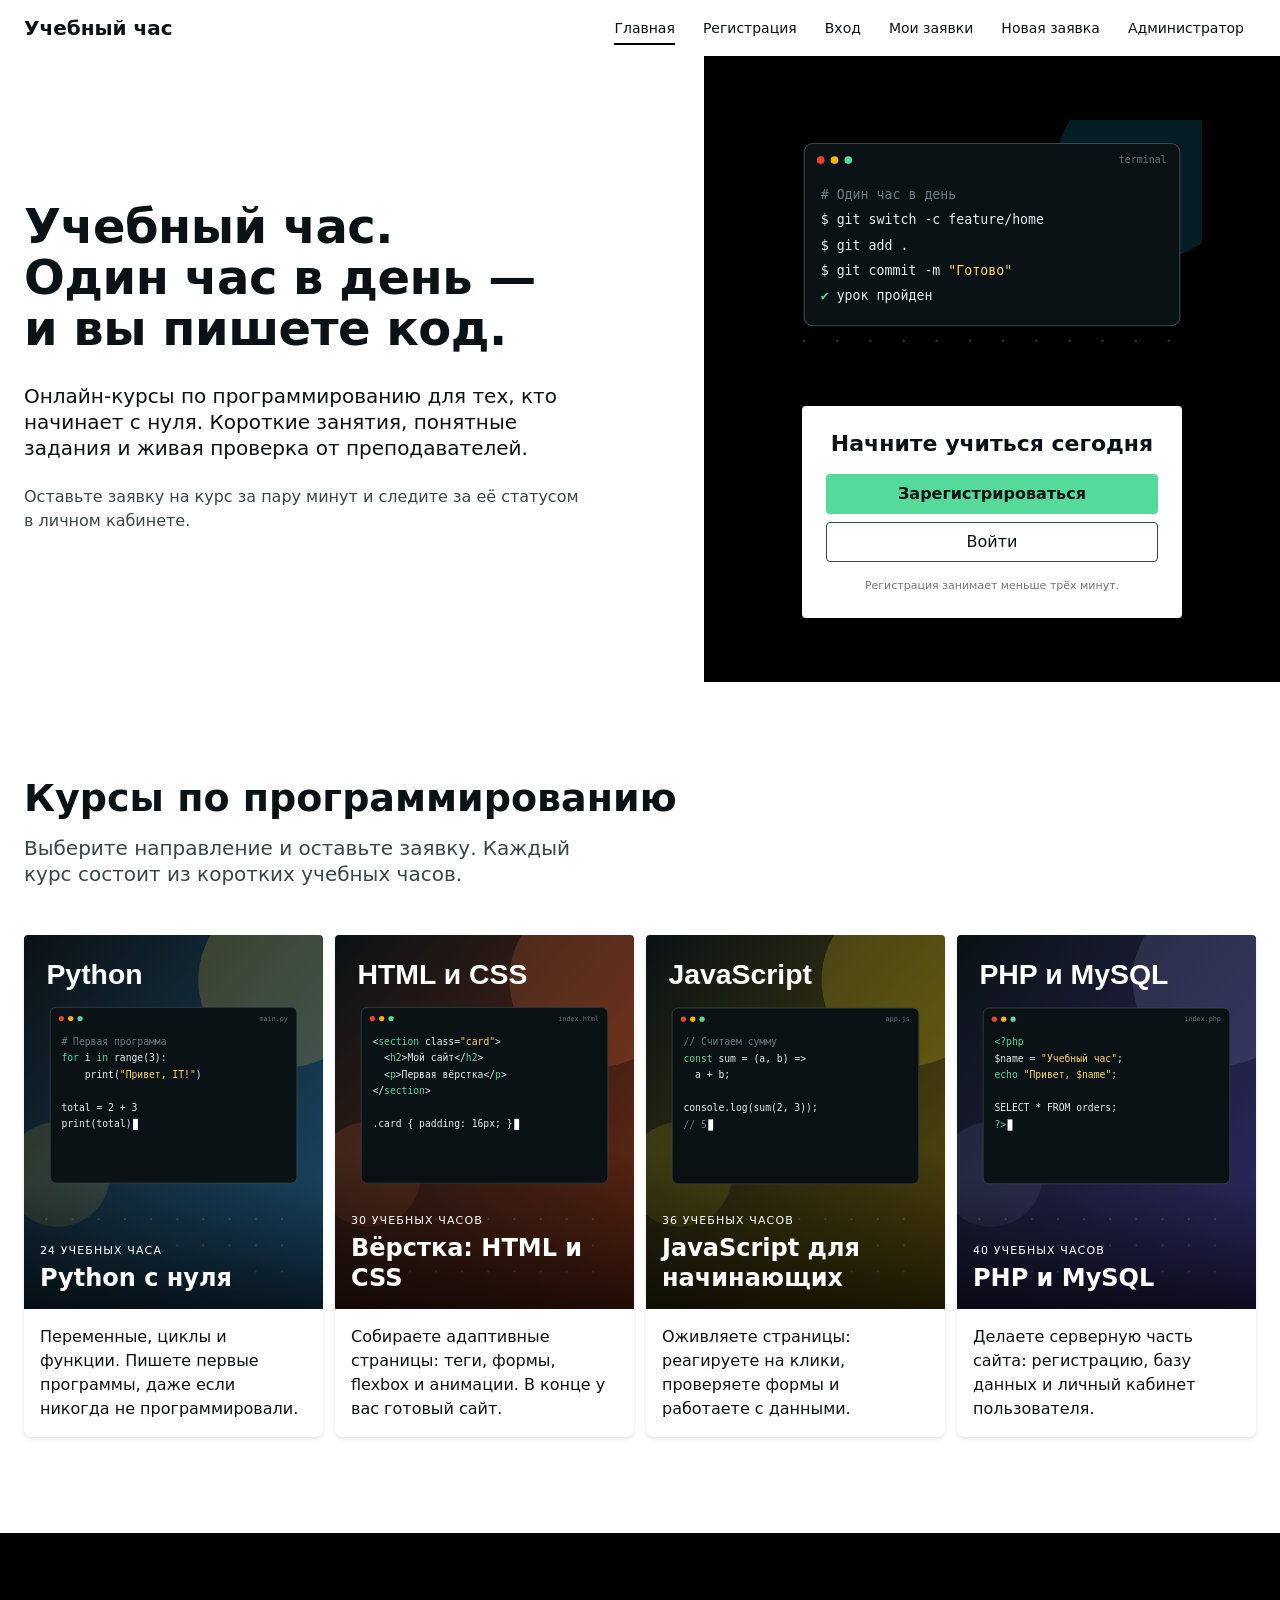
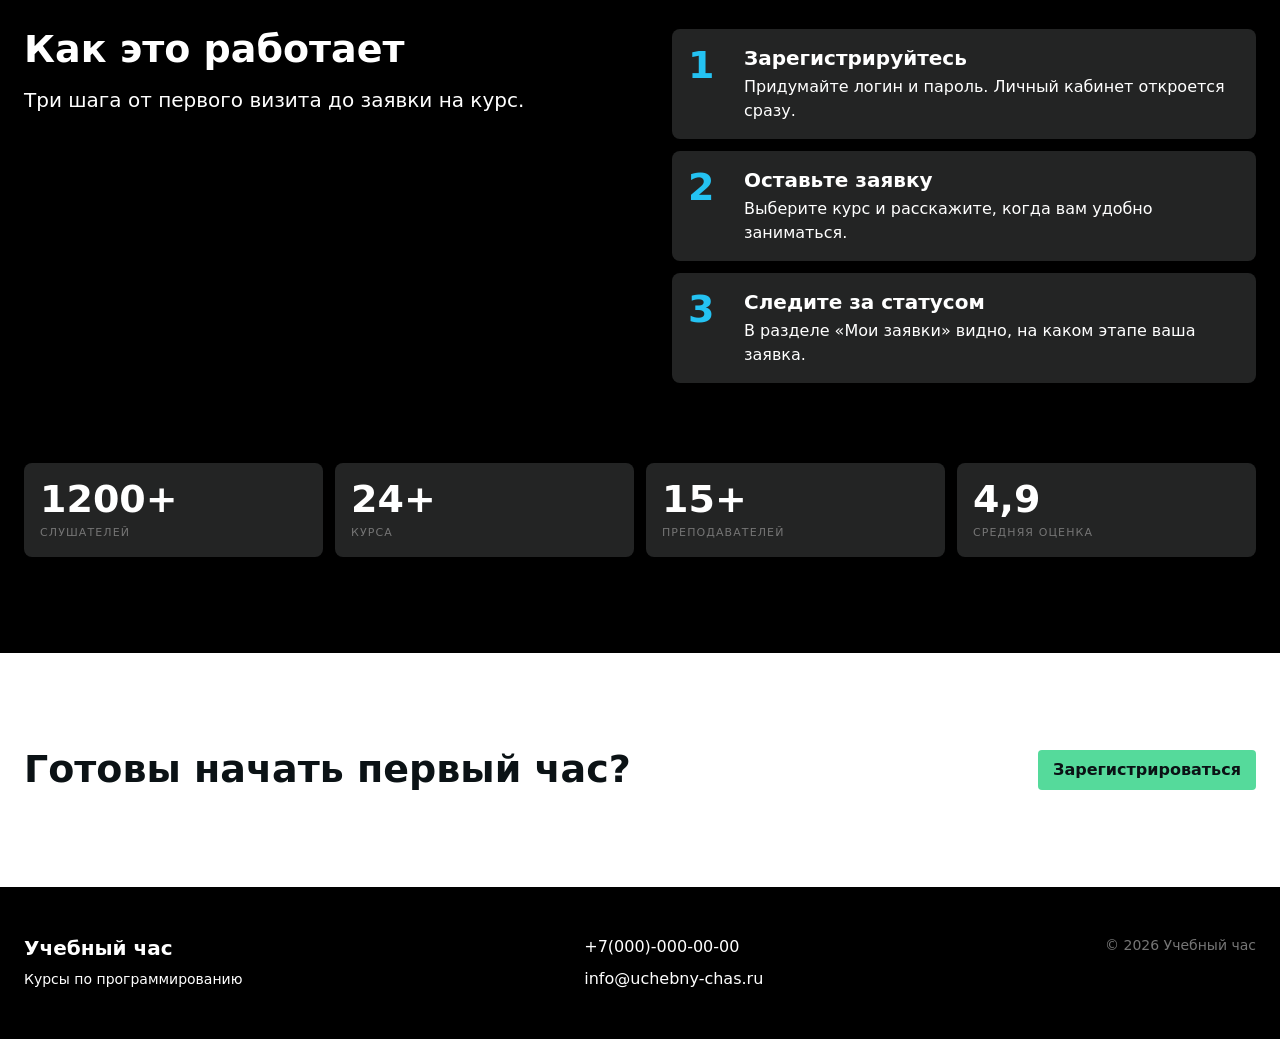
<file: index.html>
<!DOCTYPE html>
<html lang="ru">

<head>
    <meta charset="UTF-8">
    <meta name="viewport" content="width=device-width, initial-scale=1.0">
    <title>Главная | Учебный час</title>
    <link rel="stylesheet" href="style.css">
</head>

<body>
    <header class="header">
        <a class="header__logo" href="index.html">Учебный час</a>
        <nav class="header__nav">
            <a class="header__link header__link--active" href="index.html">Главная</a>
            <a class="header__link" href="register.html">Регистрация</a>
            <a class="header__link" href="login.html">Вход</a>
            <a class="header__link" href="orders.html">Мои заявки</a>
            <a class="header__link" href="create.html">Новая заявка</a>
            <a class="header__link" href="admin.php">Администратор</a>
        </nav>
    </header>
    <main class="main">
        <section class="hero">
            <div class="hero__content">
                <h1 class="hero__title">
                    <span class="hero__line">Учебный час.</span>
                    <span class="hero__line">Один час в день —</span>
                    <span class="hero__line">и вы пишете код.</span>
                </h1>
                <p class="hero__lead">Онлайн-курсы по программированию для тех, кто начинает с нуля. Короткие занятия,
                    понятные задания и живая проверка от преподавателей.</p>
                <p class="hero__text">Оставьте заявку на курс за пару минут и следите за её статусом в личном кабинете.
                </p>
            </div>
            <div class="hero__aside">
                <img class="hero__image" src="img/hero-terminal.svg" alt="Окно терминала с командами Git">
                <div class="hero__panel">
                    <h2 class="hero__panel-title">Начните учиться сегодня</h2>
                    <a class="button button--primary button--block" href="register.html">Зарегистрироваться</a>
                    <a class="button button--outline button--block" href="login.html">Войти</a>
                    <p class="hero__note">Регистрация занимает меньше трёх минут.</p>
                </div>
            </div>
        </section>

        <section class="courses" id="courses">
            <h2 class="courses__title">Курсы по программированию</h2>
            <p class="courses__lead">Выберите направление и оставьте заявку. Каждый курс состоит из коротких учебных
                часов.</p>
            <div class="courses__grid">

                <article class="course reveal">
                    <div class="course__media">
                        <img class="course__image" src="img/course-python.svg" alt="Код на языке Python">
                        <div class="course__label">
                            <span class="course__meta">24 учебных часа</span>
                            <h3 class="course__name">Python с нуля</h3>
                        </div>
                    </div>
                    <p class="course__text">Переменные, циклы и функции. Пишете первые программы, даже если никогда не
                        программировали.</p>
                </article>

                <article class="course reveal">
                    <div class="course__media">
                        <img class="course__image" src="img/course-web.svg" alt="Код HTML и CSS">
                        <div class="course__label">
                            <span class="course__meta">30 учебных часов</span>
                            <h3 class="course__name">Вёрстка: HTML и CSS</h3>
                        </div>
                    </div>
                    <p class="course__text">Собираете адаптивные страницы: теги, формы, flexbox и анимации. В конце у
                        вас готовый сайт.</p>
                </article>

                <article class="course reveal">
                    <div class="course__media">
                        <img class="course__image" src="img/course-js.svg" alt="Код на языке JavaScript">
                        <div class="course__label">
                            <span class="course__meta">36 учебных часов</span>
                            <h3 class="course__name">JavaScript для начинающих</h3>
                        </div>
                    </div>
                    <p class="course__text">Оживляете страницы: реагируете на клики, проверяете формы и работаете с
                        данными.</p>
                </article>

                <article class="course reveal">
                    <div class="course__media">
                        <img class="course__image" src="img/course-php.svg" alt="Код на языке PHP">
                        <div class="course__label">
                            <span class="course__meta">40 учебных часов</span>
                            <h3 class="course__name">PHP и MySQL</h3>
                        </div>
                    </div>
                    <p class="course__text">Делаете серверную часть сайта: регистрацию, базу данных и личный кабинет
                        пользователя.</p>
                </article>

            </div>
        </section>

        <section class="how" id="how">
            <div class="how__inner">
                <div class="how__intro">
                    <h2 class="how__title">Как это работает</h2>
                    <p class="how__lead">Три шага от первого визита до заявки на курс.</p>
                </div>
                <ol class="how__steps">
                    <li class="step reveal">
                        <span class="step__number">1</span>
                        <div class="step__body">
                            <h3 class="step__title">Зарегистрируйтесь</h3>
                            <p class="step__text">Придумайте логин и пароль. Личный кабинет откроется сразу.</p>
                        </div>
                    </li>
                    <li class="step reveal">
                        <span class="step__number">2</span>
                        <div class="step__body">
                            <h3 class="step__title">Оставьте заявку</h3>
                            <p class="step__text">Выберите курс и расскажите, когда вам удобно заниматься.</p>
                        </div>
                    </li>
                    <li class="step reveal">
                        <span class="step__number">3</span>
                        <div class="step__body">
                            <h3 class="step__title">Следите за статусом</h3>
                            <p class="step__text">В разделе «Мои заявки» видно, на каком этапе ваша заявка.</p>
                        </div>
                    </li>
                </ol>
            </div>

            <div class="stats reveal">
                <div class="stats__item">
                    <span class="stats__value stats__value--students" aria-label="1200 слушателей"></span>
                    <span class="stats__label">Слушателей</span>
                </div>
                <div class="stats__item">
                    <span class="stats__value stats__value--courses" aria-label="24 курса"></span>
                    <span class="stats__label">Курса</span>
                </div>
                <div class="stats__item">
                    <span class="stats__value stats__value--teachers" aria-label="15 преподавателей"></span>
                    <span class="stats__label">Преподавателей</span>
                </div>
                <div class="stats__item">
                    <span class="stats__value">4,9</span>
                    <span class="stats__label">Средняя оценка</span>
                </div>
            </div>
        </section>

        <section class="cta">
            <div class="cta__inner reveal">
                <h2 class="cta__title">Готовы начать первый час?</h2>
                <a class="button button--primary" href="register.html">Зарегистрироваться</a>
            </div>
        </section>
    </main>
    <footer class="footer">
        <div class="footer__inner">
            <div class="footer__col">
                <p class="footer__name">Учебный час</p>
                <p class="footer__text">Курсы по программированию</p>
            </div>
            <div class="footer__col">
                <a class="footer__link" href="tel:+73830000000">+7(000)-000-00-00</a>
                <a class="footer__link" href="mailto:info@uchebny-chas.ru">info@uchebny-chas.ru</a>
            </div>
            <p class="footer__copy">© 2026 Учебный час</p>
        </div>
    </footer>
</body>

</html>
</file>
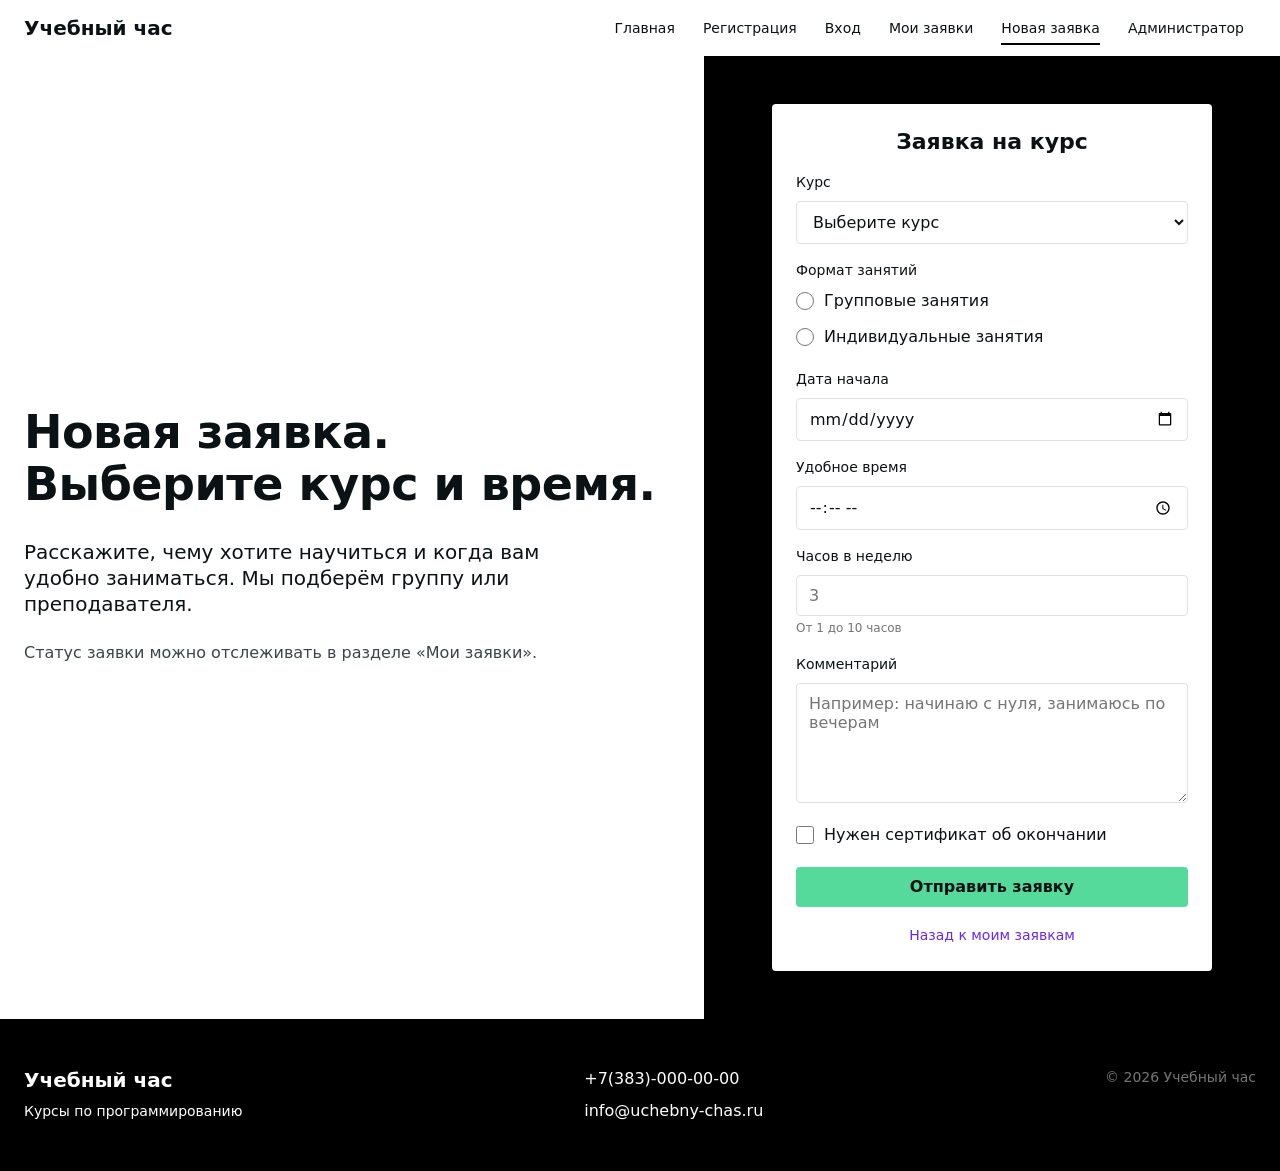
<file: create.html>
<!DOCTYPE html>
<html lang="ru">

<head>
    <meta charset="UTF-8">
    <meta name="viewport" content="width=device-width, initial-scale=1.0">
    <title>Новая заявка | Учебный час</title>
    <link rel="stylesheet" href="style.css">
</head>

<body>
    <header class="header">
        <a class="header__logo" href="index.html">Учебный час</a>
        <nav class="header__nav">
            <a class="header__link" href="index.html">Главная</a>
            <a class="header__link" href="register.html">Регистрация</a>
            <a class="header__link" href="login.html">Вход</a>
            <a class="header__link" href="orders.html">Мои заявки</a>
            <a class="header__link header__link--active" href="create.html">Новая заявка</a>
            <a class="header__link" href="admin.php">Администратор</a>
        </nav>
    </header>
    <main class="main">

        <section class="request">
            <div class="request__intro">
                <h1 class="request__title">
                    <span class="request__line">Новая заявка.</span>
                    <span class="request__line">Выберите курс и время.</span>
                </h1>
                <p class="request__lead">Расскажите, чему хотите научиться и когда вам удобно заниматься. Мы подберём
                    группу или преподавателя.</p>
                <p class="request__text">Статус заявки можно отслеживать в разделе «Мои заявки».</p>
            </div>
            <div class="request__aside">
                <div class="request__panel">
                    <h2 class="request__panel-title">Заявка на курс</h2>
                    <form class="form form--request" method="post" action="">
                        <div class="form__group form__group--tight form__group--rise">
                            <label class="form__label form__label--tight" for="course">Курс</label>
                            <select class="form__select" id="course" name="course" required>
                                <option value="" selected disabled>Выберите курс</option>
                                <option value="python">Python с нуля</option>
                                <option value="web">Вёрстка: HTML и CSS</option>
                                <option value="js">JavaScript для начинающих</option>
                                <option value="php">PHP и MySQL</option>
                            </select>
                        </div>
                        <fieldset class="form__group form__group--tight form__group--rise form__fieldset">
                            <legend class="form__label form__label--tight form__label--legend">Формат занятий</legend>
                            <div class="form__option">
                                <input class="form__radio" type="radio" id="format-group" name="format" value="group"
                                    required>
                                <label class="form__option-label" for="format-group">Групповые занятия</label>
                            </div>
                            <div class="form__option">
                                <input class="form__radio" type="radio" id="format-single" name="format" value="single">
                                <label class="form__option-label" for="format-single">Индивидуальные занятия</label>
                            </div>
                        </fieldset>
                        <div class="form__group form__group--tight form__group--rise">
                            <label class="form__label form__label--tight" for="start-date">Дата начала</label>
                            <input class="form__input" type="date" id="start-date" name="start_date" required>
                        </div>
                        <div class="form__group form__group--tight form__group--rise">
                            <label class="form__label form__label--tight" for="start-time">Удобное время</label>
                            <input class="form__input" type="time" id="start-time" name="start_time" placeholder="18:00"
                                required>
                        </div>
                        <div class="form__group form__group--tight form__group--rise">
                            <label class="form__label form__label--tight" for="hours">Часов в неделю</label>
                            <input class="form__input" type="number" id="hours" name="hours" min="1" max="10"
                                placeholder="3" required>
                            <p class="form__hint">От 1 до 10 часов</p>
                        </div>
                        <div class="form__group form__group--tight form__group--rise">
                            <label class="form__label form__label--tight" for="comment">Комментарий</label>
                            <textarea class="form__textarea" id="comment" name="comment"
                                placeholder="Например: начинаю с нуля, занимаюсь по вечерам"></textarea>
                        </div>
                        <div class="form__option">
                            <input class="form__checkbox" type="checkbox" id="certificate" name="certificate" value="1">
                            <label class="form__option-label" for="certificate">Нужен сертификат об окончании</label>
                        </div>
                        <button class="button button--primary button--block" type="submit">Отправить заявку</button>
                    </form>
                    <p class="request__back"><a class="link" href="orders.html">Назад к моим заявкам</a></p>
                </div>
            </div>
        </section>

    </main>
    <footer class="footer">
        <div class="footer__inner">
            <div class="footer__col">
                <p class="footer__name">Учебный час</p>
                <p class="footer__text">Курсы по программированию</p>
            </div>
            <div class="footer__col">
                <a class="footer__link" href="tel:+73830000000">+7(383)-000-00-00</a>
                <a class="footer__link" href="mailto:info@uchebny-chas.ru">info@uchebny-chas.ru</a>
            </div>
            <p class="footer__copy">© 2026 Учебный час</p>
        </div>
    </footer>
</body>

</html>
</file>
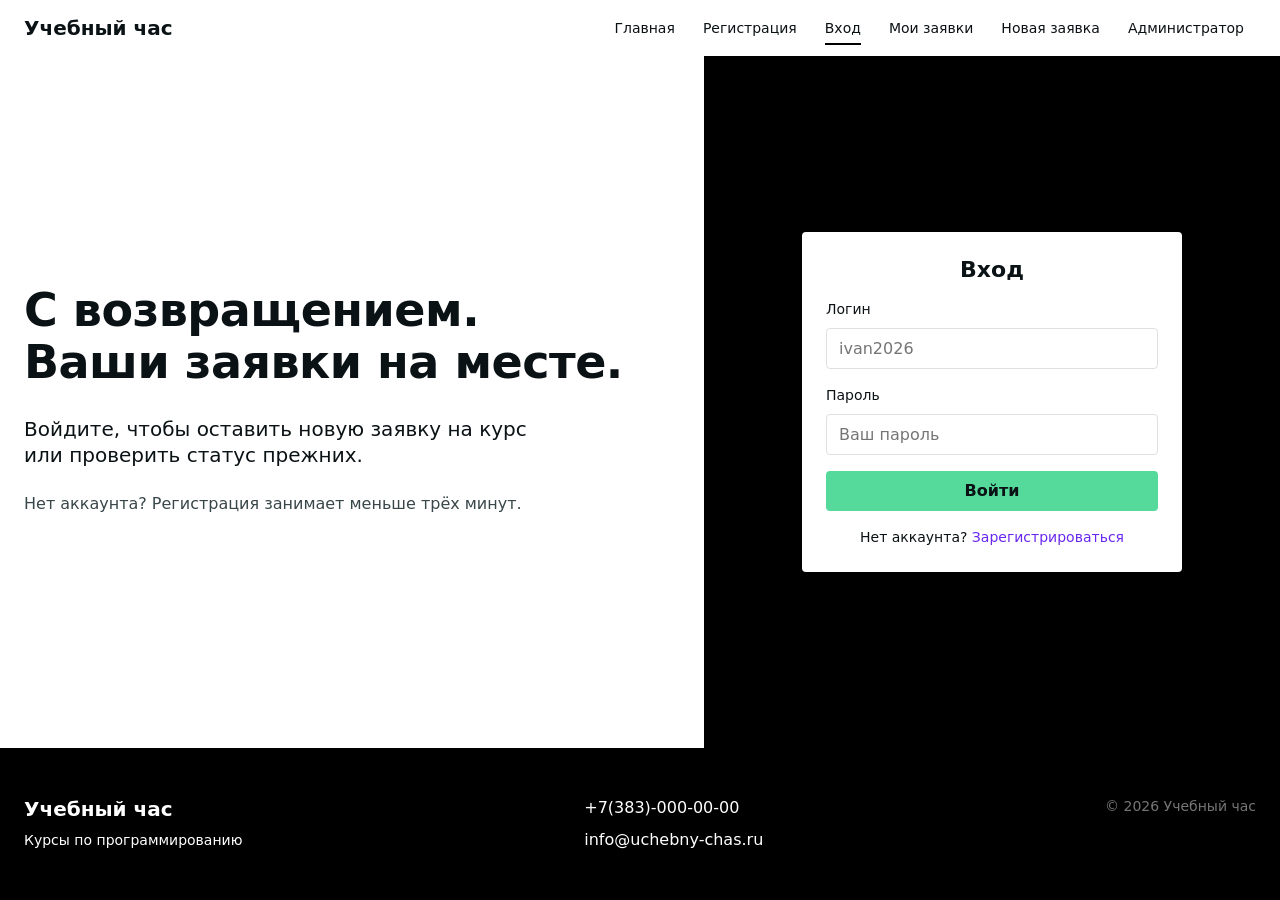
<file: login.html>
<!DOCTYPE html>
<html lang="ru">

<head>
    <meta charset="UTF-8">
    <meta name="viewport" content="width=device-width, initial-scale=1.0">
    <title>Вход | Учебный час</title>
    <link rel="stylesheet" href="style.css">
</head>

<body>
    <header class="header">
        <a class="header__logo" href="index.html">Учебный час</a>
        <nav class="header__nav">
            <a class="header__link" href="index.html">Главная</a>
            <a class="header__link" href="register.html">Регистрация</a>
            <a class="header__link header__link--active" href="login.html">Вход</a>
            <a class="header__link" href="orders.html">Мои заявки</a>
            <a class="header__link" href="create.html">Новая заявка</a>
            <a class="header__link" href="admin.php">Администратор</a>
        </nav>
    </header>
    <main class="main">

        <section class="auth">
            <div class="auth__intro">
                <h1 class="auth__title">
                    <span class="auth__line">С возвращением.</span>
                    <span class="auth__line">Ваши заявки на месте.</span>
                </h1>
                <p class="auth__lead">Войдите, чтобы оставить новую заявку на курс или проверить статус прежних.</p>
                <p class="auth__text">Нет аккаунта? Регистрация занимает меньше трёх минут.</p>
            </div>
            <div class="auth__aside">
                <div class="auth__panel">
                    <h2 class="auth__panel-title">Вход</h2>
                    <form class="form form--auth" method="post" action="">
                        <p class="form__error form__error--hidden auth__alert">Неверный логин или пароль</p>
                        <div class="form__group form__group--tight form__group--rise">
                            <label class="form__label form__label--tight" for="login">Логин</label>
                            <input class="form__input" type="text" id="login" name="login" placeholder="ivan2026"
                                autocomplete="username" required>
                        </div>
                        <div class="form__group form__group--tight form__group--rise">
                            <label class="form__label form__label--tight" for="password">Пароль</label>
                            <input class="form__input" type="password" id="password" name="password"
                                placeholder="Ваш пароль" autocomplete="current-password" required>
                        </div>
                        <button class="button button--primary button--block" type="submit">Войти</button>
                    </form>
                    <p class="auth__switch">Нет аккаунта? <a class="link" href="register.html">Зарегистрироваться</a>
                    </p>
                </div>
            </div>
        </section>

    </main>
    <footer class="footer">
        <div class="footer__inner">
            <div class="footer__col">
                <p class="footer__name">Учебный час</p>
                <p class="footer__text">Курсы по программированию</p>
            </div>
            <div class="footer__col">
                <a class="footer__link" href="tel:+73830000000">+7(383)-000-00-00</a>
                <a class="footer__link" href="mailto:info@uchebny-chas.ru">info@uchebny-chas.ru</a>
            </div>
            <p class="footer__copy">© 2026 Учебный час</p>
        </div>
    </footer>
</body>

</html>
</file>
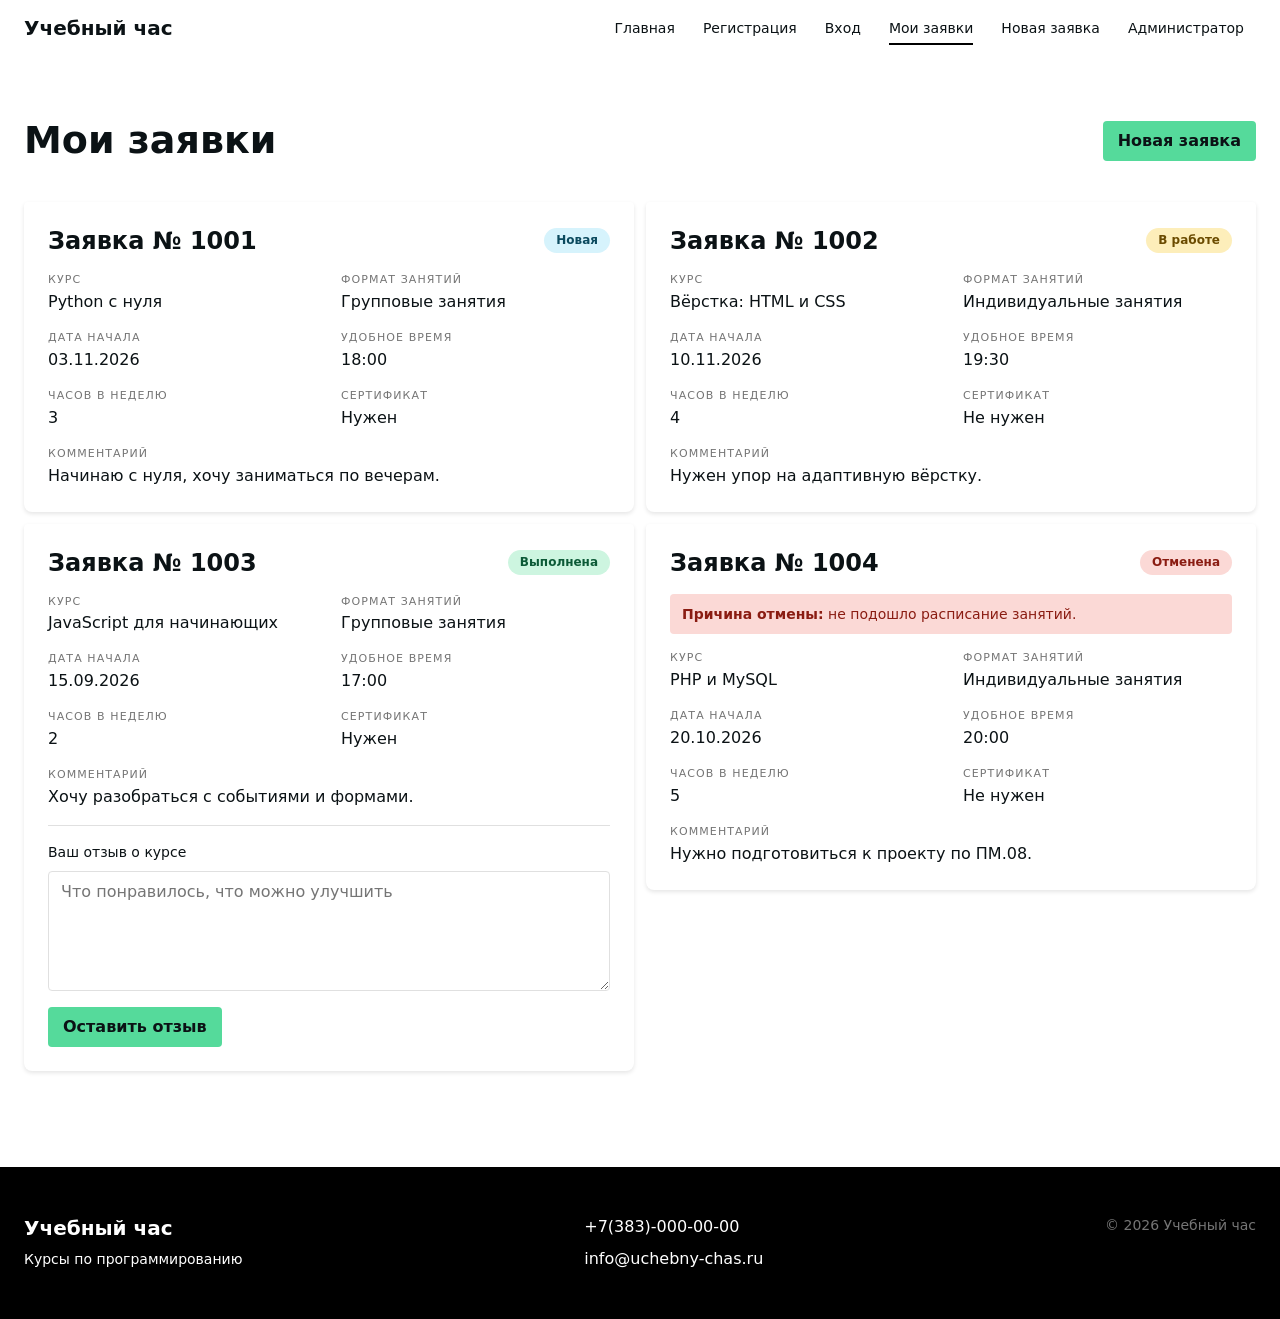
<file: orders.html>
<!DOCTYPE html>
<html lang="ru">

<head>
    <meta charset="UTF-8">
    <meta name="viewport" content="width=device-width, initial-scale=1.0">
    <title>Мои заявки | Учебный час</title>
    <link rel="stylesheet" href="style.css">
</head>

<body>
    <header class="header">
        <a class="header__logo" href="index.html">Учебный час</a>
        <nav class="header__nav">
            <a class="header__link" href="index.html">Главная</a>
            <a class="header__link" href="register.html">Регистрация</a>
            <a class="header__link" href="login.html">Вход</a>
            <a class="header__link header__link--active" href="orders.html">Мои заявки</a>
            <a class="header__link" href="create.html">Новая заявка</a>
            <a class="header__link" href="admin.php">Администратор</a>
        </nav>
    </header>
    <main class="main">

        <section class="orders">
            <div class="orders__head">
                <h1 class="orders__title">Мои заявки</h1>
                <a class="button button--primary" href="create.html">Новая заявка</a>
            </div>
            <div class="orders__grid">
                <article class="order reveal">
                    <div class="order__top">
                        <h2 class="order__number">Заявка № 1001</h2>
                        <span class="status status--new">Новая</span>
                    </div>
                    <dl class="order__fields">
                        <div class="order__item">
                            <dt class="order__term">Курс</dt>
                            <dd class="order__value">Python с нуля</dd>
                        </div>
                        <div class="order__item">
                            <dt class="order__term">Формат занятий</dt>
                            <dd class="order__value">Групповые занятия</dd>
                        </div>
                        <div class="order__item">
                            <dt class="order__term">Дата начала</dt>
                            <dd class="order__value">03.11.2026</dd>
                        </div>
                        <div class="order__item">
                            <dt class="order__term">Удобное время</dt>
                            <dd class="order__value">18:00</dd>
                        </div>
                        <div class="order__item">
                            <dt class="order__term">Часов в неделю</dt>
                            <dd class="order__value">3</dd>
                        </div>
                        <div class="order__item">
                            <dt class="order__term">Сертификат</dt>
                            <dd class="order__value">Нужен</dd>
                        </div>
                        <div class="order__item order__item--wide">
                            <dt class="order__term">Комментарий</dt>
                            <dd class="order__value">Начинаю с нуля, хочу заниматься по вечерам.</dd>
                        </div>
                    </dl>
                </article>
                <article class="order reveal">
                    <div class="order__top">
                        <h2 class="order__number">Заявка № 1002</h2>
                        <span class="status status--work">В работе</span>
                    </div>
                    <dl class="order__fields">
                        <div class="order__item">
                            <dt class="order__term">Курс</dt>
                            <dd class="order__value">Вёрстка: HTML и CSS</dd>
                        </div>
                        <div class="order__item">
                            <dt class="order__term">Формат занятий</dt>
                            <dd class="order__value">Индивидуальные занятия</dd>
                        </div>
                        <div class="order__item">
                            <dt class="order__term">Дата начала</dt>
                            <dd class="order__value">10.11.2026</dd>
                        </div>
                        <div class="order__item">
                            <dt class="order__term">Удобное время</dt>
                            <dd class="order__value">19:30</dd>
                        </div>
                        <div class="order__item">
                            <dt class="order__term">Часов в неделю</dt>
                            <dd class="order__value">4</dd>
                        </div>
                        <div class="order__item">
                            <dt class="order__term">Сертификат</dt>
                            <dd class="order__value">Не нужен</dd>
                        </div>
                        <div class="order__item order__item--wide">
                            <dt class="order__term">Комментарий</dt>
                            <dd class="order__value">Нужен упор на адаптивную вёрстку.</dd>
                        </div>
                    </dl>
                </article>
                <article class="order reveal">
                    <div class="order__top">
                        <h2 class="order__number">Заявка № 1003</h2>
                        <span class="status status--done">Выполнена</span>
                    </div>
                    <dl class="order__fields">
                        <div class="order__item">
                            <dt class="order__term">Курс</dt>
                            <dd class="order__value">JavaScript для начинающих</dd>
                        </div>
                        <div class="order__item">
                            <dt class="order__term">Формат занятий</dt>
                            <dd class="order__value">Групповые занятия</dd>
                        </div>
                        <div class="order__item">
                            <dt class="order__term">Дата начала</dt>
                            <dd class="order__value">15.09.2026</dd>
                        </div>
                        <div class="order__item">
                            <dt class="order__term">Удобное время</dt>
                            <dd class="order__value">17:00</dd>
                        </div>
                        <div class="order__item">
                            <dt class="order__term">Часов в неделю</dt>
                            <dd class="order__value">2</dd>
                        </div>
                        <div class="order__item">
                            <dt class="order__term">Сертификат</dt>
                            <dd class="order__value">Нужен</dd>
                        </div>
                        <div class="order__item order__item--wide">
                            <dt class="order__term">Комментарий</dt>
                            <dd class="order__value">Хочу разобраться с событиями и формами.</dd>
                        </div>
                    </dl>
                    <form class="form order__review" method="post" action="">
                        <div class="form__group">
                            <label class="form__label" for="review-1003">Ваш отзыв о курсе</label>
                            <textarea class="form__textarea" id="review-1003" name="review"
                                placeholder="Что понравилось, что можно улучшить" required></textarea>
                        </div>
                        <button class="button button--primary order__button" type="submit">Оставить отзыв</button>
                    </form>
                </article>
                <article class="order reveal">
                    <div class="order__top">
                        <h2 class="order__number">Заявка № 1004</h2>
                        <span class="status status--cancel">Отменена</span>
                    </div>
                    <p class="order__reason"><span class="order__reason-label">Причина отмены:</span> не подошло
                        расписание занятий.</p>
                    <dl class="order__fields">
                        <div class="order__item">
                            <dt class="order__term">Курс</dt>
                            <dd class="order__value">PHP и MySQL</dd>
                        </div>
                        <div class="order__item">
                            <dt class="order__term">Формат занятий</dt>
                            <dd class="order__value">Индивидуальные занятия</dd>
                        </div>
                        <div class="order__item">
                            <dt class="order__term">Дата начала</dt>
                            <dd class="order__value">20.10.2026</dd>
                        </div>
                        <div class="order__item">
                            <dt class="order__term">Удобное время</dt>
                            <dd class="order__value">20:00</dd>
                        </div>
                        <div class="order__item">
                            <dt class="order__term">Часов в неделю</dt>
                            <dd class="order__value">5</dd>
                        </div>
                        <div class="order__item">
                            <dt class="order__term">Сертификат</dt>
                            <dd class="order__value">Не нужен</dd>
                        </div>
                        <div class="order__item order__item--wide">
                            <dt class="order__term">Комментарий</dt>
                            <dd class="order__value">Нужно подготовиться к проекту по ПМ.08.</dd>
                        </div>
                    </dl>
                </article>
            </div>
        </section>

    </main>
    <footer class="footer">
        <div class="footer__inner">
            <div class="footer__col">
                <p class="footer__name">Учебный час</p>
                <p class="footer__text">Курсы по программированию</p>
            </div>
            <div class="footer__col">
                <a class="footer__link" href="tel:+73830000000">+7(383)-000-00-00</a>
                <a class="footer__link" href="mailto:info@uchebny-chas.ru">info@uchebny-chas.ru</a>
            </div>
            <p class="footer__copy">© 2026 Учебный час</p>
        </div>
    </footer>
</body>

</html>
</file>
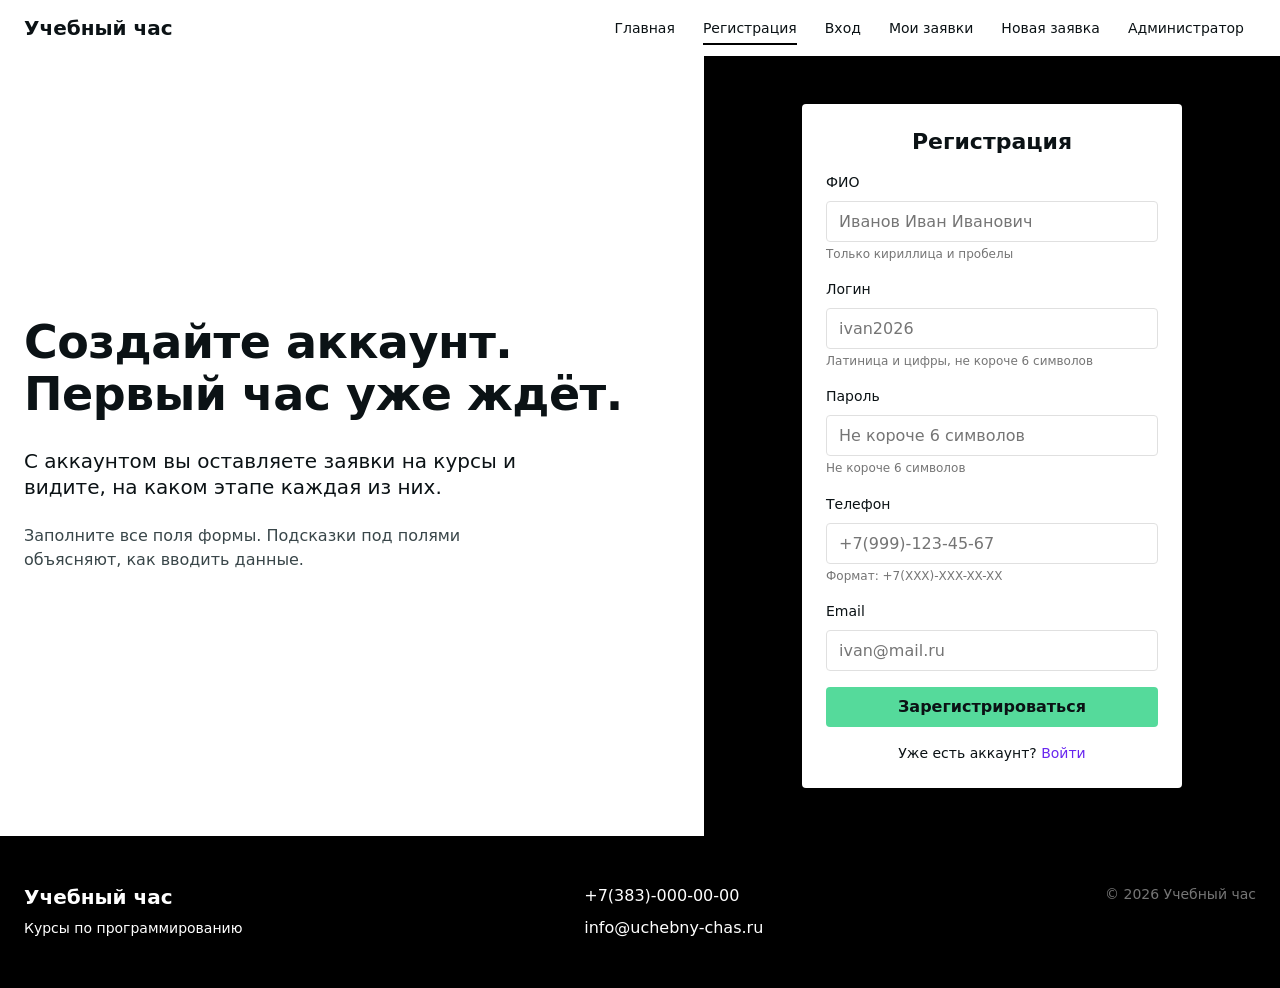
<file: register.html>
<!DOCTYPE html>
<html lang="ru">

<head>
    <meta charset="UTF-8">
    <meta name="viewport" content="width=device-width, initial-scale=1.0">
    <title>Регистрация | Учебный час</title>
    <link rel="stylesheet" href="style.css">
</head>

<body>
    <header class="header">
        <a class="header__logo" href="index.html">Учебный час</a>
        <nav class="header__nav">
            <a class="header__link" href="index.html">Главная</a>
            <a class="header__link header__link--active" href="register.html">Регистрация</a>
            <a class="header__link" href="login.html">Вход</a>
            <a class="header__link" href="orders.html">Мои заявки</a>
            <a class="header__link" href="create.html">Новая заявка</a>
            <a class="header__link" href="admin.php">Администратор</a>
        </nav>
    </header>
    <main class="main">

        <section class="auth">
            <div class="auth__intro">
                <h1 class="auth__title">
                    <span class="auth__line">Создайте аккаунт.</span>
                    <span class="auth__line">Первый час уже ждёт.</span>
                </h1>
                <p class="auth__lead">С аккаунтом вы оставляете заявки на курсы и видите, на каком этапе каждая из них.
                </p>
                <p class="auth__text">Заполните все поля формы. Подсказки под полями объясняют, как вводить данные.</p>
            </div>
            <div class="auth__aside">
                <div class="auth__panel">
                    <h2 class="auth__panel-title">Регистрация</h2>
                    <form class="form form--auth" method="post" action="">
                        <div class="form__group form__group--tight form__group--rise">
                            <label class="form__label form__label--tight" for="fio">ФИО</label>
                            <input class="form__input" type="text" id="fio" name="fio"
                                placeholder="Иванов Иван Иванович" autocomplete="name" required>
                            <p class="form__hint">Только кириллица и пробелы</p>
                        </div>
                        <div class="form__group form__group--tight form__group--rise">
                            <label class="form__label form__label--tight" for="login">Логин</label>
                            <input class="form__input" type="text" id="login" name="login" placeholder="ivan2026"
                                minlength="6" autocomplete="username" required>
                            <p class="form__hint">Латиница и цифры, не короче 6 символов</p>
                            <p class="form__error form__error--hidden form__error--shake">Этот логин уже занят</p>
                        </div>
                        <div class="form__group form__group--tight form__group--rise">
                            <label class="form__label form__label--tight" for="password">Пароль</label>
                            <input class="form__input" type="password" id="password" name="password"
                                placeholder="Не короче 6 символов" minlength="6" autocomplete="new-password" required>
                            <p class="form__hint">Не короче 6 символов</p>
                        </div>
                        <div class="form__group form__group--tight form__group--rise">
                            <label class="form__label form__label--tight" for="phone">Телефон</label>
                            <input class="form__input" type="tel" id="phone" name="phone"
                                placeholder="+7(999)-123-45-67" autocomplete="tel" required>
                            <p class="form__hint">Формат: +7(XXX)-XXX-XX-XX</p>
                        </div>
                        <div class="form__group form__group--tight form__group--rise">
                            <label class="form__label form__label--tight" for="email">Email</label>
                            <input class="form__input" type="email" id="email" name="email" placeholder="ivan@mail.ru"
                                autocomplete="email" required>
                        </div>
                        <button class="button button--primary button--block" type="submit">Зарегистрироваться</button>
                    </form>
                    <p class="auth__switch">Уже есть аккаунт? <a class="link" href="login.html">Войти</a></p>
                </div>
            </div>
        </section>

    </main>
    <footer class="footer">
        <div class="footer__inner">
            <div class="footer__col">
                <p class="footer__name">Учебный час</p>
                <p class="footer__text">Курсы по программированию</p>
            </div>
            <div class="footer__col">
                <a class="footer__link" href="tel:+73830000000">+7(383)-000-00-00</a>
                <a class="footer__link" href="mailto:info@uchebny-chas.ru">info@uchebny-chas.ru</a>
            </div>
            <p class="footer__copy">© 2026 Учебный час</p>
        </div>
    </footer>
</body>

</html>
</file>
<file: style.css>
:root {
  --color-main: #000000;
  --color-accent: #55da9b;
  --color-text: #1c2230;
  --color-bg: #ffffff;

  --color-ink: #0b1215;
  --color-graphite: #394649;
  --color-fog: #e0e0e0;
  --color-ash: #757575;
  --color-charcoal: #232424;
  --color-cyan: #24c2f2;
  --color-violet: #6927ef;

  --font-main: system-ui, Arial, sans-serif;
  --shadow-sm: rgba(0, 0, 0, 0.1) 0px 2px 4px 0px;
  --page-width: 1280px;
  --gutter: max(24px, calc((100% - 1280px) / 2));
}

/* Общее */
*,
*::before,
*::after {
  box-sizing: border-box;
}

html {
  height: 100%;
  scroll-behavior: smooth;
}

body {
  display: flex;
  flex-direction: column;
  min-height: 100%;
  margin: 0;
  font-family: var(--font-main);
  font-size: 16px;
  line-height: 1.5;
  font-weight: 400;
  color: var(--color-ink);
  background: var(--color-bg);
  -webkit-font-smoothing: antialiased;
}

h1,
h2,
h3,
p,
ol,
ul {
  margin: 0;
  padding: 0;
}

ol,
ul {
  list-style: none;
}

img {
  display: block;
  max-width: 100%;
}

a {
  color: inherit;
}

:focus-visible {
  outline: 2px solid var(--color-cyan);
  outline-offset: 2px;
}

.main {
  display: flex;
  flex-direction: column;
  flex: 1 0 auto;
}

@keyframes rise {
  from {
    opacity: 0;
    transform: translateY(40px);
  }

  to {
    opacity: 1;
    transform: translateY(0);
  }
}

@keyframes slide-in {
  from {
    opacity: 0;
    transform: translateX(40px);
  }

  to {
    opacity: 1;
    transform: translateX(0);
  }
}

@keyframes float {

  0%,
  100% {
    transform: translateY(0);
  }

  50% {
    transform: translateY(-8px);
  }
}

/* Шапка */
.header {
  position: sticky;
  top: 0;
  z-index: 10;
  display: flex;
  align-items: center;
  justify-content: space-between;
  gap: 16px;
  min-height: 56px;
  padding: 0 var(--gutter);
  background: var(--color-bg);
}

.header__logo {
  font-size: 20px;
  font-weight: 700;
  text-decoration: none;
  color: var(--color-ink);
}

.header__nav {
  display: flex;
  flex-wrap: wrap;
  align-items: center;
  gap: 4px;
}

.header__link {
  position: relative;
  padding: 8px 12px;
  font-size: 14px;
  font-weight: 500;
  text-decoration: none;
  color: var(--color-ink);
}

.header__link::after {
  content: "";
  position: absolute;
  left: 12px;
  right: 12px;
  bottom: 2px;
  height: 2px;
  background: var(--color-main);
  transform: scaleX(0);
  transform-origin: left;
  transition: transform 0.3s ease;
}

.header__link:hover::after,
.header__link--active::after {
  transform: scaleX(1);
}

/* Подвал */
.footer {
  padding: 48px var(--gutter);
  background: var(--color-main);
  color: #ffffff;
}

.footer__inner {
  display: flex;
  flex-wrap: wrap;
  align-items: flex-start;
  justify-content: space-between;
  gap: 24px;
}

.footer__col {
  display: flex;
  flex-direction: column;
  gap: 8px;
}

.footer__name {
  font-size: 20px;
  font-weight: 700;
  line-height: 1.3;
}

.footer__text {
  font-size: 14px;
  color: #ffffff;
}

.footer__link {
  font-size: 16px;
  text-decoration: none;
  color: #ffffff;
  background: linear-gradient(currentColor, currentColor) left bottom / 0 1px no-repeat;
  transition: background-size 0.3s ease;
  align-self: flex-start;
}

.footer__link:hover {
  background-size: 100% 1px;
}

.footer__copy {
  font-size: 14px;
  color: var(--color-ash);
}

/* Кнопки */
.button {
  display: inline-flex;
  align-items: center;
  justify-content: center;
  min-height: 40px;
  padding: 5px 15px;
  border: 0;
  border-radius: 4px;
  font-family: inherit;
  font-size: 16px;
  font-weight: 600;
  line-height: 1.5;
  text-decoration: none;
  cursor: pointer;
  transition: transform 0.2s ease, background-color 0.2s ease, color 0.2s ease;
}

.button:hover {
  transform: translateY(-2px);
}

.button:active {
  transform: translateY(0);
}

.button--primary {
  background: var(--color-accent);
  color: var(--color-ink);
}

.button--outline {
  background: #ffffff;
  color: var(--color-ink);
  border: 1px solid var(--color-graphite);
  font-weight: 500;
}

.button--outline:hover {
  background: var(--color-ink);
  color: #ffffff;
}

.button--block {
  width: 100%;
}

.button--small {
  font-size: 14px;
}

/* Формы */
.form {
  display: flex;
  flex-direction: column;
  gap: 16px;
  max-width: 480px;
}

.form__group {
  display: flex;
  flex-direction: column;
  gap: 8px;
}

.form__label {
  font-size: 14px;
  font-weight: 500;
}

.form__input,
.form__select,
.form__textarea {
  width: 100%;
  padding: 10px 12px;
  border: 1px solid var(--color-fog);
  border-radius: 4px;
  font-family: inherit;
  font-size: 16px;
  color: var(--color-ink);
  background: #ffffff;
  transition: border-color 0.2s ease;
}

.form__input::placeholder,
.form__textarea::placeholder {
  color: var(--color-ash);
}

.form__input:focus,
.form__select:focus,
.form__textarea:focus {
  outline: none;
  border-color: var(--color-main);
}

.form__textarea {
  min-height: 120px;
  resize: vertical;
}

.form__hint {
  font-size: 12px;
  line-height: 1.45;
  color: var(--color-ash);
}

.form__error {
  font-size: 14px;
  font-weight: 500;
  line-height: 1.45;
  color: #c5221f;
}

.form__error--hidden {
  display: none;
}

.form__group--tight {
  gap: 4px;
}

.form__label--tight {
  margin-bottom: 4px;
}

.form__label--legend {
  padding: 0;
}

.form__select--small,
.form__input--small {
  padding: 6px 8px;
  font-size: 14px;
}

.form__error--shake {
  animation: shake 0.5s 1.2s ease both;
}

.form__group--rise {
  animation: rise 0.6s ease both;
}

.form__group--rise:nth-child(1) {
  animation-delay: 0.3s;
}

.form__group--rise:nth-child(2) {
  animation-delay: 0.38s;
}

.form__group--rise:nth-child(3) {
  animation-delay: 0.46s;
}

.form__group--rise:nth-child(4) {
  animation-delay: 0.54s;
}

.form__group--rise:nth-child(5) {
  animation-delay: 0.62s;
}

.form__group--rise:nth-child(6) {
  animation-delay: 0.7s;
}

.form__group--rise:nth-child(7) {
  animation-delay: 0.78s;
}

/* Ссылка */
.link {
  font-size: 14px;
  font-weight: 500;
  color: var(--color-violet);
  text-decoration: none;
}

.link:hover {
  text-decoration: underline;
}

/* Статусы заявок */
.status {
  display: inline-block;
  padding: 4px 12px;
  border-radius: 100px;
  font-size: 12px;
  font-weight: 600;
  line-height: 1.45;
}

.status--new {
  background: #d6f3fc;
  color: #0b4a5e;
}

.status--work {
  background: #fdeeba;
  color: #6b4b00;
}

.status--done {
  background: #cdf5e0;
  color: #0c5a37;
}

.status--cancel {
  background: #fbd9d6;
  color: #8a1c12;
}

/* Страница: Главная */
@property --n {
  syntax: "<integer>";
  initial-value: 0;
  inherits: false;
}

@keyframes count {
  from {
    --n: 0;
  }
}

@keyframes reveal {
  from {
    opacity: 0;
    transform: translateY(32px);
  }

  to {
    opacity: 1;
    transform: translateY(0);
  }
}

/* Первый экран */
.hero {
  display: grid;
  grid-template-columns: 55fr 45fr;
}

.hero__content {
  display: flex;
  flex-direction: column;
  justify-content: center;
  gap: 24px;
  padding: 80px 48px 80px var(--gutter);
}

.hero__title {
  display: flex;
  flex-direction: column;
  font-size: 48px;
  font-weight: 700;
  line-height: 0.9;
  letter-spacing: -0.5px;
}

.hero__line {
  padding-bottom: 8px;
  animation: rise 0.8s cubic-bezier(0.2, 0.7, 0.2, 1) both;
}

.hero__line:nth-child(2) {
  animation-delay: 0.15s;
}

.hero__line:nth-child(3) {
  animation-delay: 0.3s;
}

.hero__lead {
  max-width: 560px;
  font-size: 20px;
  line-height: 1.3;
  animation: rise 0.8s 0.45s cubic-bezier(0.2, 0.7, 0.2, 1) both;
}

.hero__text {
  max-width: 560px;
  color: var(--color-graphite);
  animation: rise 0.8s 0.55s cubic-bezier(0.2, 0.7, 0.2, 1) both;
}

.hero__aside {
  display: flex;
  flex-direction: column;
  align-items: center;
  justify-content: center;
  gap: 32px;
  padding: 64px 24px 64px 24px;
  background: var(--color-main);
}

.hero__image {
  width: 100%;
  max-width: 420px;
  animation: slide-in 0.9s 0.3s ease both, float 6s 1.4s ease-in-out infinite;
}

.hero__panel {
  display: flex;
  flex-direction: column;
  gap: 8px;
  width: 100%;
  max-width: 380px;
  padding: 24px;
  background: #ffffff;
  border-radius: 4px;
  animation: slide-in 0.9s 0.5s ease both;
}

.hero__panel-title {
  margin-bottom: 8px;
  font-size: 22px;
  font-weight: 700;
  line-height: 1.25;
  text-align: center;
}

.hero__note {
  margin-top: 8px;
  font-size: 11px;
  line-height: 1.45;
  text-align: center;
  color: var(--color-ash);
}

/* Курсы */
.courses {
  padding: 96px var(--gutter);
  background: #ffffff;
}

.courses__title {
  font-size: 38px;
  font-weight: 700;
  line-height: 1.1;
}

.courses__lead {
  max-width: 560px;
  margin-top: 16px;
  font-size: 20px;
  line-height: 1.3;
  color: var(--color-graphite);
}

.courses__grid {
  display: grid;
  grid-template-columns: repeat(4, 1fr);
  gap: 12px;
  margin-top: 48px;
}

.course {
  display: flex;
  flex-direction: column;
  overflow: hidden;
  background: #ffffff;
  border-radius: 4px 4px 8px 8px;
  box-shadow: var(--shadow-sm);
  transition: transform 0.3s ease, box-shadow 0.3s ease;
}

.course:hover {
  transform: translateY(-6px);
  box-shadow: rgba(0, 0, 0, 0.18) 0px 8px 16px 0px;
}

.course__media {
  position: relative;
  overflow: hidden;
  aspect-ratio: 4 / 5;
}

.course__image {
  width: 100%;
  height: 100%;
  object-fit: cover;
  transition: transform 0.6s ease;
}

.course:hover .course__image {
  transform: scale(1.06);
}

.course__label {
  position: absolute;
  left: 0;
  right: 0;
  bottom: 0;
  display: flex;
  flex-direction: column;
  gap: 4px;
  padding: 64px 16px 16px;
  color: #ffffff;
  background: linear-gradient(to bottom, rgba(0, 0, 0, 0), rgba(0, 0, 0, 0.7));
}

.course__meta {
  font-size: 11px;
  font-weight: 500;
  line-height: 1.45;
  letter-spacing: 1.1px;
  text-transform: uppercase;
}

.course__name {
  font-size: 24px;
  font-weight: 700;
  line-height: 1.25;
}

.course__text {
  padding: 16px;
  font-size: 16px;
  line-height: 1.5;
}

.how {
  padding: 96px var(--gutter);
  background: var(--color-main);
  color: #ffffff;
}

.how__inner {
  display: grid;
  grid-template-columns: 1fr 1fr;
  gap: 64px;
  align-items: start;
}

.how__intro {
  position: sticky;
  top: 80px;
}

.how__title {
  font-size: 38px;
  font-weight: 700;
  line-height: 1.1;
}

.how__lead {
  margin-top: 16px;
  font-size: 20px;
  line-height: 1.3;
}

.how__steps {
  display: flex;
  flex-direction: column;
  gap: 12px;
}

.step {
  display: flex;
  align-items: flex-start;
  gap: 16px;
  padding: 16px;
  background: var(--color-charcoal);
  border-radius: 8px;
  transition: transform 0.3s ease;
}

.step:hover {
  transform: translateX(8px);
}

.step__number {
  flex: none;
  min-width: 40px;
  font-size: 38px;
  font-weight: 700;
  line-height: 1.1;
  color: var(--color-cyan);
}

.step__body {
  flex: 1;
  min-width: 0;
}

.step__title {
  font-size: 20px;
  font-weight: 700;
  line-height: 1.3;
}

.step__text {
  margin-top: 4px;
  font-size: 16px;
  line-height: 1.5;
}

.stats {
  display: grid;
  grid-template-columns: repeat(4, 1fr);
  gap: 12px;
  margin-top: 80px;
}

.stats__item {
  display: flex;
  flex-direction: column;
  gap: 4px;
  padding: 16px;
  background: var(--color-charcoal);
  border-radius: 8px;
}

.stats__value {
  font-size: 38px;
  font-weight: 700;
  line-height: 1.1;
  color: #ffffff;
}

.stats__value--students {
  --n: 1200;
  counter-reset: n var(--n);
}

.stats__value--courses {
  --n: 24;
  counter-reset: n var(--n);
}

.stats__value--teachers {
  --n: 15;
  counter-reset: n var(--n);
}

.stats__value--students::before,
.stats__value--courses::before,
.stats__value--teachers::before {
  content: counter(n);
}

.stats__value--students::after,
.stats__value--courses::after,
.stats__value--teachers::after {
  content: "+";
}

.stats__label {
  font-size: 11px;
  font-weight: 500;
  line-height: 1.45;
  letter-spacing: 1.1px;
  text-transform: uppercase;
  color: var(--color-ash);
}

.cta {
  padding: 96px var(--gutter);
  background: #ffffff;
}

.cta__inner {
  display: flex;
  flex-wrap: wrap;
  align-items: center;
  justify-content: space-between;
  gap: 24px;
}

.cta__title {
  font-size: 38px;
  font-weight: 700;
  line-height: 1.1;
}

@supports (animation-timeline: view()) {
  .reveal {
    animation: reveal linear both;
    animation-timeline: view();
    animation-range: entry 0% entry 35%;
  }

  .stats__value--students,
  .stats__value--courses,
  .stats__value--teachers {
    animation: count linear both;
    animation-timeline: view();
    animation-range: entry 10% entry 70%;
  }
}

/* Рег */
@keyframes shake {

  0%,
  100% {
    transform: translateX(0);
  }

  20% {
    transform: translateX(-6px);
  }

  40% {
    transform: translateX(6px);
  }

  60% {
    transform: translateX(-4px);
  }

  80% {
    transform: translateX(4px);
  }
}

.auth {
  display: grid;
  flex: 1 0 auto;
  grid-template-columns: 55fr 45fr;
}

.auth__intro {
  display: flex;
  flex-direction: column;
  justify-content: center;
  gap: 24px;
  padding: 64px 48px 64px var(--gutter);
}

.auth__title {
  display: flex;
  flex-direction: column;
  font-size: 46px;
  font-weight: 700;
  line-height: 0.96;
  letter-spacing: -0.5px;
}

.auth__line {
  padding-bottom: 8px;
  animation: rise 0.8s cubic-bezier(0.2, 0.7, 0.2, 1) both;
}

.auth__line:nth-child(2) {
  animation-delay: 0.15s;
}

.auth__lead {
  max-width: 520px;
  font-size: 20px;
  line-height: 1.3;
  animation: rise 0.8s 0.3s cubic-bezier(0.2, 0.7, 0.2, 1) both;
}

.auth__text {
  max-width: 520px;
  color: var(--color-graphite);
  animation: rise 0.8s 0.4s cubic-bezier(0.2, 0.7, 0.2, 1) both;
}

.auth__aside {
  display: flex;
  align-items: center;
  justify-content: center;
  padding: 48px 24px;
  background: var(--color-main);
}

.auth__panel {
  width: 100%;
  max-width: 380px;
  padding: 24px;
  background: #ffffff;
  border-radius: 4px;
  animation: slide-in 0.9s 0.2s ease both;
}

.auth__panel-title {
  margin-bottom: 16px;
  font-size: 22px;
  font-weight: 700;
  line-height: 1.25;
  text-align: center;
}

.form--auth {
  max-width: none;
}

.auth__switch {
  margin-top: 16px;
  font-size: 14px;
  line-height: 1.5;
  text-align: center;
}

/* Вход */
.auth__alert {
  padding: 10px 12px;
  background: #fbd9d6;
  border-radius: 4px;
  animation: shake 0.5s 0.9s ease both;
}

@media (max-width: 900px) {
  .auth {
    grid-template-columns: 1fr;
  }

  .auth__intro {
    padding: 48px 24px;
  }
}

@media (max-width: 600px) {
  .auth__title {
    font-size: 38px;
  }

  .auth__lead {
    font-size: 18px;
  }

  .auth__aside {
    padding: 32px 16px;
  }
}

/* Мои заявки */
.orders {
  padding: 64px var(--gutter) 96px;
  background: #ffffff;
}

.orders__head {
  display: flex;
  flex-wrap: wrap;
  align-items: center;
  justify-content: space-between;
  gap: 24px;
}

.orders__title {
  font-size: 38px;
  font-weight: 700;
  line-height: 1.1;
  animation: rise 0.7s cubic-bezier(0.2, 0.7, 0.2, 1) both;
}

.orders__grid {
  display: grid;
  grid-template-columns: repeat(2, 1fr);
  gap: 12px;
  margin-top: 40px;
  align-items: start;
}

.order {
  display: flex;
  flex-direction: column;
  gap: 16px;
  padding: 24px;
  background: #ffffff;
  border-radius: 4px 4px 8px 8px;
  box-shadow: var(--shadow-sm);
  transition: transform 0.3s ease, box-shadow 0.3s ease;
}

.order:hover {
  transform: translateY(-4px);
  box-shadow: rgba(0, 0, 0, 0.18) 0px 8px 16px 0px;
}

.order__top {
  display: flex;
  flex-wrap: wrap;
  align-items: center;
  justify-content: space-between;
  gap: 12px;
}

.order__number {
  font-size: 24px;
  font-weight: 700;
  line-height: 1.25;
}

.order__reason {
  padding: 10px 12px;
  font-size: 14px;
  line-height: 1.45;
  color: #8a1c12;
  background: #fbd9d6;
  border-radius: 4px;
}

.order__reason-label {
  font-weight: 600;
}

.order__fields {
  display: grid;
  grid-template-columns: repeat(2, 1fr);
  gap: 16px 24px;
  margin: 0;
}

.order__item {
  min-width: 0;
}

.order__item--wide {
  grid-column: 1 / -1;
}

.order__term {
  font-size: 11px;
  font-weight: 500;
  line-height: 1.45;
  letter-spacing: 1.1px;
  text-transform: uppercase;
  color: var(--color-ash);
}

.order__value {
  margin: 2px 0 0;
  font-size: 16px;
  line-height: 1.5;
  overflow-wrap: anywhere;
}

.order__review {
  max-width: none;
  padding-top: 16px;
  border-top: 1px solid var(--color-fog);
}

.order__button {
  align-self: flex-start;
}

@media (max-width: 900px) {
  .orders__grid {
    grid-template-columns: 1fr;
  }
}

@media (max-width: 600px) {
  .orders {
    padding: 40px 24px 64px;
  }

  .orders__title {
    font-size: 28px;
    line-height: 1.25;
  }

  .order {
    padding: 16px;
  }

  .order__fields {
    grid-template-columns: 1fr;
  }
}

/* Страница: Новая заявка */
.request {
  display: grid;
  flex: 1 0 auto;
  grid-template-columns: 55fr 45fr;
}

.request__intro {
  display: flex;
  flex-direction: column;
  justify-content: center;
  gap: 24px;
  padding: 64px 48px 64px var(--gutter);
}

.request__title {
  display: flex;
  flex-direction: column;
  font-size: 46px;
  font-weight: 700;
  line-height: 0.96;
  letter-spacing: -0.5px;
}

.request__line {
  padding-bottom: 8px;
  animation: rise 0.8s cubic-bezier(0.2, 0.7, 0.2, 1) both;
}

.request__line:nth-child(2) {
  animation-delay: 0.15s;
}

.request__lead {
  max-width: 520px;
  font-size: 20px;
  line-height: 1.3;
  animation: rise 0.8s 0.3s cubic-bezier(0.2, 0.7, 0.2, 1) both;
}

.request__text {
  max-width: 520px;
  color: var(--color-graphite);
  animation: rise 0.8s 0.4s cubic-bezier(0.2, 0.7, 0.2, 1) both;
}

.request__aside {
  display: flex;
  align-items: flex-start;
  justify-content: center;
  padding: 48px 24px;
  background: var(--color-main);
}

.request__panel {
  width: 100%;
  max-width: 440px;
  padding: 24px;
  background: #ffffff;
  border-radius: 4px;
  animation: slide-in 0.9s 0.2s ease both;
}

.request__panel-title {
  margin-bottom: 16px;
  font-size: 22px;
  font-weight: 700;
  line-height: 1.25;
  text-align: center;
}

.form--request {
  max-width: none;
}

.form__fieldset {
  min-width: 0;
  margin: 0;
  padding: 0;
  border: 0;
}

.form__option {
  display: flex;
  align-items: center;
  gap: 10px;
  min-height: 32px;
}

.form__option-label {
  font-size: 16px;
  line-height: 1.5;
  cursor: pointer;
}

.form__radio,
.form__checkbox {
  width: 18px;
  height: 18px;
  margin: 0;
  flex: none;
  accent-color: var(--color-main);
  cursor: pointer;
}

.request__back {
  margin-top: 16px;
  text-align: center;
}

@media (max-width: 900px) {
  .request {
    grid-template-columns: 1fr;
  }

  .request__intro {
    padding: 48px 24px;
  }
}

@media (max-width: 600px) {
  .request__title {
    font-size: 38px;
  }

  .request__lead {
    font-size: 18px;
  }

  .request__aside {
    padding: 32px 16px;
  }
}


/* Панель админа */
.visually-hidden {
  position: absolute;
  width: 1px;
  height: 1px;
  margin: -1px;
  padding: 0;
  overflow: hidden;
  clip: rect(0 0 0 0);
  white-space: nowrap;
  border: 0;
}

.admin {
  flex: 1 0 auto;
}

.admin__head {
  display: flex;
  flex-wrap: wrap;
  align-items: flex-end;
  justify-content: space-between;
  gap: 24px;
  padding: 64px var(--gutter);
  background: var(--color-main);
  color: #ffffff;
}

.admin__title {
  font-size: 38px;
  font-weight: 700;
  line-height: 1.1;
  animation: rise 0.7s cubic-bezier(0.2, 0.7, 0.2, 1) both;
}

.admin__filter {
  flex-direction: row;
  flex-wrap: wrap;
  align-items: flex-end;
  max-width: none;
}

.admin__filter-group {
  display: flex;
  flex-direction: column;
  gap: 8px;
}

.admin__filter-label {
  font-size: 14px;
  font-weight: 500;
}

.admin__select {
  min-width: 220px;
}

.admin__body {
  padding: 48px var(--gutter) 96px;
  background: #ffffff;
}

.table-wrap {
  overflow-x: auto;
  border: 1px solid var(--color-fog);
  border-radius: 4px;
}

.table {
  width: 100%;
  border-collapse: collapse;
  font-size: 13px;
  line-height: 1.5;
  text-align: left;
}

.table__head {
  padding: 8px;
  font-size: 11px;
  font-weight: 500;
  line-height: 1.45;
  letter-spacing: 1.1px;
  text-transform: uppercase;
  color: #ffffff;
  background: var(--color-main);
}

.table__cell {
  padding: 8px;
  vertical-align: top;
  border-bottom: 1px solid var(--color-fog);
}

.table__cell--nowrap {
  white-space: nowrap;
}

.table__row {
  transition: background-color 0.2s ease;
}

.table__row--body {
  animation: rise 0.6s ease both;
}

.table__row--body:hover {
  background-color: rgba(0, 0, 0, 0.04);
}

.table__row--body:nth-child(2) {
  animation-delay: 0.05s;
}

.table__row--body:nth-child(3) {
  animation-delay: 0.1s;
}

.table__row--body:nth-child(4) {
  animation-delay: 0.15s;
}

.table__row--body:nth-child(5) {
  animation-delay: 0.2s;
}

.table__row--body:nth-child(6) {
  animation-delay: 0.25s;
}

.table__row--body:nth-child(7) {
  animation-delay: 0.3s;
}

.table__row--body:last-child .table__cell {
  border-bottom: 0;
}

.admin__action {
  display: flex;
  flex-direction: column;
  gap: 6px;
  min-width: 140px;
}

@media (max-width: 1200px) {
  .table-wrap {
    border: 0;
    border-radius: 0;
  }

  .table,
  .table__body {
    display: block;
  }

  .table__header {
    position: absolute;
    width: 1px;
    height: 1px;
    margin: -1px;
    padding: 0;
    overflow: hidden;
    clip: rect(0 0 0 0);
  }

  .table__row--body {
    display: grid;
    grid-template-columns: repeat(3, 1fr);
    gap: 16px 24px;
    margin-bottom: 12px;
    padding: 16px;
    background: #ffffff;
    border-radius: 4px 4px 8px 8px;
    box-shadow: var(--shadow-sm);
  }

  .table__row--body:hover {
    background-color: #ffffff;
  }

  .table__cell {
    display: block;
    min-width: 0;
    padding: 0;
    border-bottom: 0;
    font-size: 14px;
  }

  .table__cell::before {
    content: attr(data-label);
    display: block;
    font-size: 11px;
    font-weight: 500;
    line-height: 1.45;
    letter-spacing: 1.1px;
    text-transform: uppercase;
    color: var(--color-ash);
  }

  .table__cell--wide {
    grid-column: 1 / -1;
  }

  .admin__action {
    max-width: 360px;
  }
}

@media (max-width: 700px) {
  .table__row--body {
    grid-template-columns: repeat(2, 1fr);
  }
}

@media (max-width: 480px) {
  .table__row--body {
    grid-template-columns: 1fr;
  }
}

@media (max-width: 600px) {
  .admin__head {
    padding: 40px 24px;
  }

  .admin__title {
    font-size: 28px;
    line-height: 1.25;
  }

  .admin__filter,
  .admin__filter-group {
    width: 100%;
  }

  .admin__select {
    width: 100%;
    min-width: 0;
  }

  .admin__body {
    padding: 32px 24px 64px;
  }
}

/* PHP админки */
.message {
  padding: 10px 12px;
  border-radius: 4px;
  font-size: 14px;
  font-weight: 500;
  line-height: 1.45;
}

.message--success {
  background: #cdf5e0;
  color: #0c5a37;
}

.message--error {
  background: #fbd9d6;
  color: #8a1c12;
}

.admin__message {
  margin-bottom: 16px;
}

.orders__empty {
  font-size: 16px;
  line-height: 1.5;
  color: var(--color-graphite);
}
</file>
